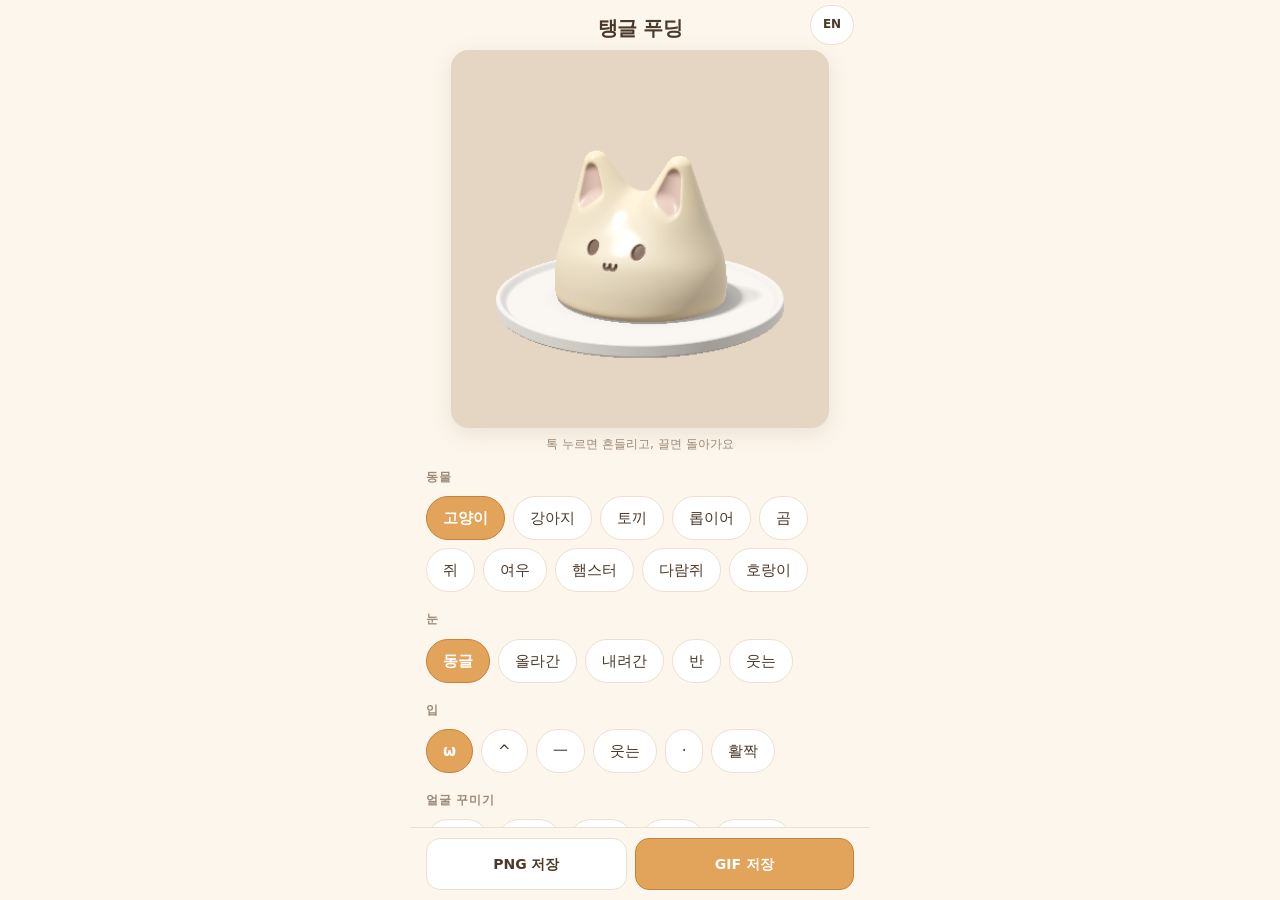
<file: index.html>
<!DOCTYPE html>
<html lang="ko">
<head>
<meta charset="utf-8" />
<meta name="viewport" content="width=device-width, initial-scale=1, viewport-fit=cover, maximum-scale=1" />
<meta name="theme-color" content="#fdf6ec" />
<title data-i18n="title">탱글 푸딩 만들기</title>
<script>
/* HTML을 그리기 전에 최신 CSS를 파서에 삽입해, 스타일 없는 글씨가
   먼저 나타나는 깜빡임을 막는다. JS 파일의 캐시 갱신 방식은 유지한다. */
var assetVersion = Date.now();
document.write('<link rel="stylesheet" href="styles.css?v=' + assetVersion + '">');
</script>
</head>
<body>

<!-- 휴대폰에서 쓰는 화면이라 앱처럼 짠다.
     미리보기는 늘 제자리에 고정, 가운데 선택지만 스크롤,
     많이 누르는 버튼(랜덤·저장)은 엄지가 닿는 아래에. -->

<header class="hd">
  <h1 data-i18n="heading">탱글 푸딩</h1>
  <button type="button" id="languageToggle" class="lang-btn" data-i18n="language.button" data-i18n-aria="language.next" aria-label="영어로 전환">EN</button>
</header>

<section class="stage">
  <div class="frame">
    <canvas id="view" width="640" height="640" data-i18n-aria="canvas.label" aria-label="푸딩 미리보기"></canvas>
    <div class="busy" id="busy" hidden>
      <div class="busy-box">
        <p id="busyText" data-i18n="progress.gifPreparing">GIF 만드는 중…</p>
        <div class="bar"><i id="busyBar"></i></div>
      </div>
    </div>
  </div>
  <p class="tip" data-i18n="tip">톡 누르면 흔들리고, 끌면 돌아가요</p>
</section>

<main class="panel" id="panel">
  <h2 data-i18n="section.animals">동물</h2>
  <div class="chips" id="animals"></div>

  <h2 data-i18n="section.eyes">눈</h2>
  <div class="chips" id="eyes"></div>

  <h2 data-i18n="section.mouths">입</h2>
  <div class="chips" id="mouths"></div>

  <h2 data-i18n="section.faceDecor">얼굴 꾸미기</h2>
  <div class="chips" id="faceDecor"></div>
  <div class="positions" id="markPositions"></div>

  <h2 data-i18n="section.toppings">꾸미기</h2>
  <div class="chips" id="toppings"></div>

  <h2 data-i18n="section.plates">접시</h2>
  <div class="chips" id="plates"></div>

  <h2 data-i18n="section.bgPatterns">배경 패턴</h2>
  <div class="chips" id="bgPatterns"></div>

  <h2 data-i18n="section.colors">색</h2>
  <div class="colors" id="colors"></div>

  <h2 data-i18n="section.gifModes">저장할 움직임</h2>
  <div class="chips" id="gifModes">
    <button type="button" class="chip" data-i18n="motion.rotate" data-motion="rotate" aria-pressed="true">천천히 한 바퀴</button>
    <button type="button" class="chip" data-i18n="motion.bounce" data-motion="bounce" aria-pressed="false">제자리 뾰잉</button>
  </div>
  <p class="foot" id="notice" role="status" aria-live="polite"></p>
</main>

<footer class="acts">
  <button type="button" class="btn" data-i18n="action.savePng" id="savePng">PNG 저장</button>
  <button type="button" class="btn go" data-i18n="action.saveGif" id="save">GIF 저장</button>
</footer>

<script>
/* 같은 URL의 오래된 JS가 남지 않도록 파일별 버전 URL로 불러온다.
   async=false는 동적 스크립트의 실행 순서를 기존 HTML과 동일하게 유지한다. */
['js/color.js', 'js/gif.js', 'js/sdf/shader.js',
 'js/sdf/scene.js', 'js/i18n.js', 'js/app.js'].forEach(function (path) {
  var script = document.createElement('script');
  script.async = false;
  script.src = path + '?v=' + assetVersion;
  document.body.appendChild(script);
});
</script>
</body>
</html>
</file>
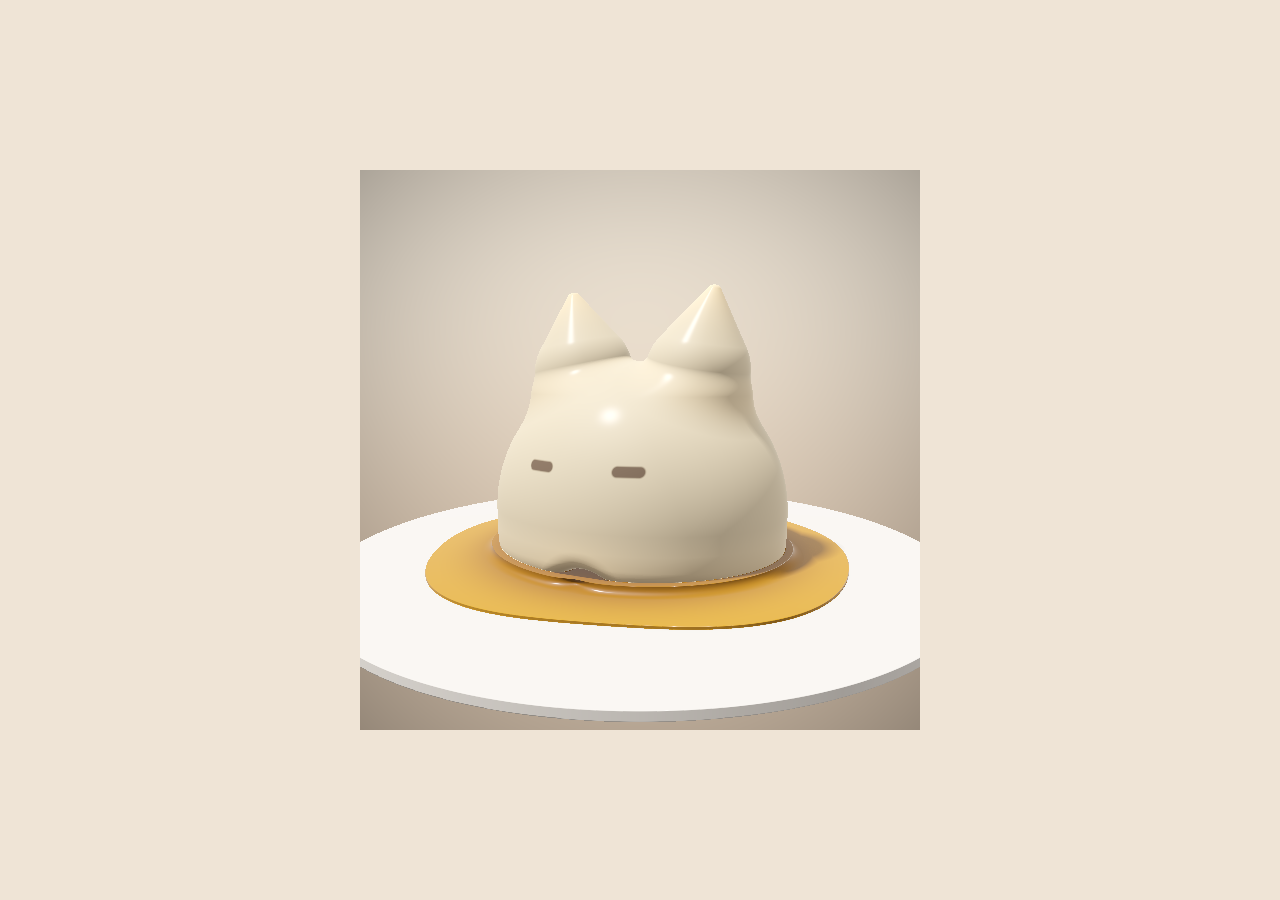
<file: proto/sdf.html>
<!DOCTYPE html>
<html lang="ko">
<head>
<meta charset="utf-8" />
<meta name="viewport" content="width=device-width, initial-scale=1" />
<title>탱글 푸딩 3D 개념 확인</title>
<style>
  html,body{margin:0;height:100%;background:#efe4d6;display:flex;align-items:center;justify-content:center;}
  canvas{width:560px;height:560px;max-width:100vw;max-height:100vh;display:block;touch-action:none;}
</style>
</head>
<body>
<canvas id="c" width="560" height="560"></canvas>
<script id="vs" type="x-shader">#version 300 es
in vec2 aPos;
void main(){ gl_Position = vec4(aPos, 0.0, 1.0); }
</script>
<script id="fs" type="x-shader">#version 300 es
precision highp float;
out vec4 fragColor;
uniform vec2 uRes;
uniform float uTime;
uniform float uMode;      // 1 정면 실루엣, 2 측면 실루엣 (형태 검증용)
uniform vec4  uEarA;      // x: 좌우 위치, y: 붙는 높이, z: 밑동 굵기, w: 끝 굵기
uniform vec3  uEarB;      // x: 길이, y: 기울기(음수일수록 바깥/아래로), z: 블렌딩 세기
uniform vec3  uColor;     // 푸딩 색
uniform float uFace;      // 0 기본형(눈), 1 앙증형(+입), 2 볼터치형, 3 꾸미기형
uniform float uEarZ;      // 귀의 앞뒤 위치
uniform float uEarFlat;
uniform float uEarTiltZ;   // 귀가 앞뒤로 기운 각 (레퍼런스의 ea)
uniform vec2  uBody;       // 몸통 (전단, 앞뒤 눌림)   // 1보다 작으면 납작한 귀판 (늘어진 귀)

const float PI = 3.14159265;

/* ---------- SDF 기본 도형 ---------- */
float smin(float a, float b, float k){
  float h = clamp(0.5 + 0.5*(b-a)/k, 0.0, 1.0);
  return mix(b, a, h) - k*h*(1.0-h);
}
// iq: 아래 반지름 r1, 위 반지름 r2, 높이 h 인 둥근 원뿔
float sdRoundCone(vec3 p, float r1, float r2, float h){
  vec2 q = vec2(length(p.xz), p.y);
  float b = (r1-r2)/h;
  float a = sqrt(max(0.0, 1.0-b*b));
  float k = dot(q, vec2(-b, a));
  if(k < 0.0) return length(q) - r1;
  if(k > a*h) return length(q - vec2(0.0, h)) - r2;
  return dot(q, vec2(a, b)) - r1;
}
float sdRoundBox(vec3 p, vec3 b, float r){
  vec3 q = abs(p) - b;
  return length(max(q, 0.0)) + min(max(q.x, max(q.y, q.z)), 0.0) - r;
}
float sdSeg2(vec2 p, vec2 a, vec2 b){
  vec2 pa = p - a, ba = b - a;
  float h = clamp(dot(pa, ba)/dot(ba, ba), 0.0, 1.0);
  return length(pa - ba*h);
}
float smax(float a, float b, float k){
  float h = clamp(0.5 - 0.5*(b - a)/k, 0.0, 1.0);
  return mix(b, a, h) + k*h*(1.0 - h);
}
float sdEllipsoid(vec3 p, vec3 r){
  float k0 = length(p/r);
  float k1 = length(p/(r*r));
  return k0*(k0 - 1.0)/k1;
}
float sdDisc(vec3 p, float r, float h){
  vec2 d = vec2(length(p.xz) - r, abs(p.y) - h);
  return min(max(d.x, d.y), 0.0) + length(max(d, 0.0));
}
mat2 rot(float a){ float c = cos(a), s = sin(a); return mat2(c, -s, s, c); }

/* ---------- 푸딩 ----------
   귀 레퍼런스 시트 FRONT 칸의 실루엣을 직접 재서 맞춘 형태다.
   바닥이 y=0, 몸통 밑동 반폭 0.66 을 단위로 삼는다.

   레퍼런스에서 잰 몸통 옆선 (높이 → 바깥 반폭)
     0.05 0.657 / 0.20 0.661 / 0.31 0.643 / 0.41 0.617
     0.51 0.573 / 0.62 0.508 / 0.72 0.407 / 0.82 0.224 / 0.86 0
   이 점들은 "중심 (0, 0.198), 반지름 0.662 인 원"에 거의 그대로 얹힌다.
   즉 낮고 넓은 푸딩 틀 모양 — 바닥은 넓고 거의 수직, 위로 갈수록
   둥글게 좁아지다가 0.86 에서 정수리로 닫힌다.
   모서리 반지름이 가로 반폭과 같은 둥근 상자가 정확히 그 곡선이다.

   측면 칸에서 잰 앞뒤 깊이는 좌우 폭의 0.90 배다. 높이별로 재 봐도
   깊이/폭 이 0.85~0.93 으로 거의 일정하다. 즉 같은 옆선을 z 로만 눌러
   놓은 모양이다. (W : D = 1.32 : 1.19)

   모든 동물이 이 몸통을 그대로 쓰고 귀만 바뀐다. */
const float BODY_R  = 0.662;     // 옆선 원의 반지름
const float BODY_CY = 0.160;     // 둥근 상자 중심 높이 (정수리 = CY + 0.70)

float sdPudding(vec3 p){
  // 탱글 흔들림: 위로 갈수록 크게 기운다
  float w = 0.030*sin(uTime*2.2);
  vec3 q = p;
  q.x -= w * q.y * q.y * 2.0;
  q.z -= w * 0.35 * q.y * q.y;

  // 1) 몸통 — 낮은 푸딩 틀. 등이 뒤로 조금 낮아지도록 z 로 살짝 전단.
  vec3 qs = q;
  qs.y -= uBody.x * qs.z;          // 등이 뒤로 낮아지는 전단
  qs.z /= uBody.y;                 // 앞뒤로 눌림
  float d = sdRoundBox(qs - vec3(0.0, BODY_CY, 0.0),
                       vec3(BODY_R, 0.700, BODY_R) - BODY_R, BODY_R) * uBody.y;

  vec3 e = q; e.x = abs(e.x);

  // 2) 귀 — 몸통에 깊이 묻힌 둥근 원뿔 하나. 몸통과 smooth union 한다.
  vec3 ep = e - vec3(uEarA.x, uEarA.y, uEarZ);
  ep.zy = rot(uEarTiltZ) * ep.zy;         // 앞뒤로 기울이기 (ea)
  ep.xy = rot(uEarB.y) * ep.xy;           // 좌우로 벌리기
  ep.z /= uEarFlat;                       // 늘어진 귀·쥐 귀는 앞뒤로 납작하게
  float ear = sdRoundCone(ep, uEarA.z, uEarA.w, uEarB.x) * uEarFlat;

  // 3) 뭉개는 정도를 높이에 따라 바꾼다.
  //    밑동 쪽은 크게 뭉개 귀와 머리 사이에 목·경계가 안 보이게 하고,
  //    정수리 위로는 거의 뭉개지 않아 두 귀 사이 골이 레퍼런스처럼 살아난다.
  float kk = mix(0.012, uEarB.z, 1.0 - smoothstep(0.72, 0.92, q.y));
  d = smin(d, ear, kk);

  // 4) 바닥: 완전히 평평하지 않고 살짝 오목하게 판다
  float dish = sdEllipsoid(q - vec3(0.0, -0.075, 0.02), vec3(0.55, 0.115, 0.64));
  d = smax(d, -dish, 0.10);

  // 바닥 가운데를 앞뒤로 얕게 갈라 두 갈래로 만든다
  float groove = sdEllipsoid(q - vec3(0.0, -0.11, 0.33), vec3(0.125, 0.185, 0.50));
  d = smax(d, -groove, 0.10);

  // 접시에 닿는 면
  d = max(d, -q.y + 0.004);
  return d;
}

/* ---------- 장면 ----------
   x: 거리, y: 재질 (0 푸딩, 1 접시, 2 카라멜) */
vec2 map(vec3 p){
  vec2 res = vec2(sdPudding(p), 0.0);
  if(uMode > 0.5 && uMode < 2.5) return res;   // 실루엣 검증: 푸딩만

  // 부어놓은 듯 가장자리가 고르지 않은 웅덩이
  float ang = atan(p.z, p.x);
  float wob = 0.030*sin(ang*3.0 + 0.7) + 0.018*sin(ang*5.0 - 1.9);
  float pool = sdDisc(p - vec3(0.0, 0.007, 0.0), 0.92 + wob, 0.008);
  // 액체가 푸딩 밑동을 타고 살짝 오른 부분
  float meniscus = max(sdPudding(p) - 0.030, p.y - 0.048);
  float caramel = smin(pool, meniscus, 0.045);
  if(caramel < res.x) res = vec2(caramel, 2.0);

  float plate = min(
    sdDisc(p - vec3(0.0, -0.010, 0.0), 1.34, 0.014),
    sdDisc(p - vec3(0.0, -0.036, 0.0), 1.20, 0.018));
  if(plate < res.x) res = vec2(plate, 1.0);

  return res;
}

vec3 calcNormal(vec3 p){
  vec2 e = vec2(1.0, -1.0) * 0.0012;
  return normalize(
    e.xyy*map(p + e.xyy).x + e.yyx*map(p + e.yyx).x +
    e.yxy*map(p + e.yxy).x + e.xxx*map(p + e.xxx).x);
}

vec2 rayMarch(vec3 ro, vec3 rd){
  float t = 0.0; float m = -1.0;
  for(int i = 0; i < 160; i++){
    vec3 p = ro + rd*t;
    vec2 h = map(p);
    if(abs(h.x) < 0.0006*t + 0.0004){ m = h.y; break; }
    t += h.x * 0.78;          // 흔들림으로 좌표를 비틀었으므로 보수적으로
    if(t > 12.0) break;
  }
  if(t > 12.0) m = -1.0;
  return vec2(t, m);
}

float softShadow(vec3 ro, vec3 rd, float k){
  float res = 1.0, t = 0.03;
  for(int i = 0; i < 48; i++){
    float h = map(ro + rd*t).x;
    res = min(res, k*h/t);
    t += clamp(h, 0.012, 0.15);
    if(res < 0.02 || t > 3.0) break;
  }
  return clamp(res, 0.0, 1.0);
}

float calcAO(vec3 p, vec3 n){
  float occ = 0.0, sca = 1.0;
  for(int i = 0; i < 5; i++){
    float h = 0.012 + 0.11*float(i)/4.0;
    occ += (h - map(p + n*h).x) * sca;
    sca *= 0.82;
  }
  return clamp(1.0 - 1.6*occ, 0.0, 1.0);
}

/* 얇은 곳일수록 빛이 통과해 보이는 느낌 (가짜 SSS) */
float translucency(vec3 p, vec3 n){
  float t = 0.0;
  for(int i = 1; i <= 5; i++){
    float h = 0.055*float(i);
    t += max(0.0, h + sdPudding(p - n*h)) / h;
  }
  return clamp(t/5.0, 0.0, 1.0);
}

/* 2D용 smooth-min (얼굴 자국을 하나로 잇는다) */
float smin2(float a, float b, float k){
  float h = clamp(0.5 + 0.5*(b-a)/k, 0.0, 1.0);
  return mix(b, a, h) - k*h*(1.0-h);
}

/* 얼굴. 앞을 보는 면에만, 정면에서 본 x/y 위치로 찍으므로
   표면이 어디에 있든 위치가 어긋나지 않는다. (도면의 Variations)
     0 기본형   눈 라인
     1 앙증형   + 입
     2 볼터치형 + 볼터치
     3 꾸미기형 + 수염과 하트 */
float faceInk(vec3 p, vec3 n){
  float front = smoothstep(0.30, 0.66, n.z);
  if(front <= 0.0) return 0.0;
  vec2 a = vec2(abs(p.x), p.y);

  float eye = sdSeg2(a, vec2(0.145, 0.455), vec2(0.225, 0.455)) - 0.020;
  float d = eye;

  if(uFace > 0.5){           // 입: 코 점 하나 + ω 가 붙은 자국
    float nose = length(vec2(p.x, p.y) - vec2(0.0, 0.350)) - 0.016;
    float lip  = length(a - vec2(0.016, 0.332)) - 0.015;
    d = min(d, smin(nose, lip, 0.014));
  }
  if(uFace > 2.5){           // 수염
    float wa = sdSeg2(a, vec2(0.300, 0.472), vec2(0.385, 0.482)) - 0.010;
    float wb = sdSeg2(a, vec2(0.300, 0.437), vec2(0.387, 0.429)) - 0.010;
    d = min(d, min(wa, wb));
    // 오른쪽 볼의 하트
    vec2 h = vec2(p.x - 0.315, p.y - 0.560);
    float hd = abs(length(h) - 0.045) - 0.011;
    if(h.y < -0.01) hd = length(h) - 0.030;
    d = min(d, hd);
  }
  return smoothstep(0.005, -0.004, d) * front;
}

/* 볼터치 (색만 얹는다) */
float blushMask(vec3 p, vec3 n){
  if(uFace < 1.5 || uFace > 2.5) return 0.0;
  float front = smoothstep(0.25, 0.62, n.z);
  vec2 a = vec2(abs(p.x), p.y);
  return smoothstep(0.075, 0.020, length((a - vec2(0.320, 0.372)) * vec2(1.0, 1.5))) * front;
}

/* 위는 밝은 하늘, 아래는 따뜻한 바닥 반사 */
vec3 skyColor(vec3 d){
  float t = clamp(d.y*0.5 + 0.5, 0.0, 1.0);
  return mix(vec3(0.52, 0.44, 0.36), vec3(1.00, 0.98, 0.94), t);
}

vec3 background(vec2 uv){
  vec3 top = vec3(0.960, 0.918, 0.856);
  vec3 bot = vec3(0.836, 0.760, 0.676);
  vec3 col = mix(bot, top, smoothstep(-0.6, 0.8, uv.y));
  col *= 1.0 - 0.15*dot(uv, uv);        // 비네트
  return col;
}

void main(){
  vec2 uv = (gl_FragCoord.xy*2.0 - uRes) / uRes.y;

  // 카메라
  vec3 ro = vec3(1.05, 0.82, 2.45);
  vec3 ta = vec3(0.0, 0.46, 0.0);
  float zoom = 2.1;
  if(uMode > 2.5){                  // 레퍼런스 비교용: 거의 정면
    ro = vec3(0.10, 0.58, 3.30);
    ta = vec3(0.0, 0.50, 0.0);
    zoom = 3.05;
  } else if(uMode > 1.5){           // 형태 검증: 측면
    ro = vec3(5.0, 0.62, 0.0);
    ta = vec3(0.0, 0.62, 0.0);
  } else if(uMode > 0.5){           // 형태 검증: 정면
    ro = vec3(0.0, 0.62, 5.0);
    ta = vec3(0.0, 0.62, 0.0);
  }
  vec3 ww = normalize(ta - ro);
  vec3 uu = normalize(cross(ww, vec3(0.0, 1.0, 0.0)));
  vec3 vv = cross(uu, ww);
  vec3 rd = normalize(uv.x*uu + uv.y*vv + zoom*ww);
  // 실루엣 검증(1·2)은 반드시 직교 투영으로 본다.
  // 원근으로 보면 앞쪽(z+)이 확대돼 폭이 부풀어 레퍼런스와 비교할 수 없다.
  if(uMode > 0.5 && uMode < 2.5){
    ro = ro + uu*(uv.x*1.05) + vv*(uv.y*1.05);
    rd = ww;
  }

  vec3 col = background(uv);
  bool isBg = true;

  vec2 hit = rayMarch(ro, rd);
  if(uMode > 0.5 && uMode < 2.5){
    fragColor = vec4(vec3(hit.y >= 0.0 ? 0.1 : 1.0), 1.0);
    return;
  }
  if(hit.y >= 0.0){
    isBg = false;
    vec3 p = ro + rd*hit.x;
    vec3 n = calcNormal(p);

    vec3 lig  = normalize(vec3(-0.40, 1.18, 0.42));   // 키 라이트 (왼쪽 위 앞)
    vec3 lig2 = normalize(vec3(0.75, 0.30, -0.50));   // 뒤쪽 채움
    float dif = clamp(dot(n, lig), 0.0, 1.0);
    float sha = softShadow(p + n*0.012, lig, 12.0);
    float ao  = calcAO(p, n);
    float bac = clamp(dot(n, lig2), 0.0, 1.0);
    float fre = pow(clamp(1.0 + dot(n, rd), 0.0, 1.0), 5.0);
    vec3  ref = reflect(rd, n);
    vec3  env = skyColor(ref);                         // 가짜 환경 반사

    vec3 hal = normalize(lig - rd);
    float spe  = pow(clamp(dot(n, hal), 0.0, 1.0), 520.0);
    float spe2 = pow(clamp(dot(n, hal), 0.0, 1.0), 28.0);

    vec3 base; float gloss; float envAmt;

    if(hit.y < 0.5){
      // 푸딩: 부드러운 커스터드. 얇은 곳은 빛이 통과한다.
      // 지정한 색은 sRGB다. 선형으로 바꿔서 조명 계산에 넣어야
      // 마지막 감마 보정 뒤에 원래 의도한 색이 나온다.
      base = pow(uColor, vec3(2.2));
      float sss = translucency(p, n);
      // 얇은 곳이 비쳐 보이는 정도는 본체 색에 비례해야
      // 어두운 색(곰·쥐)이 하얗게 날아가지 않는다
      base += base * vec3(0.55, 0.34, 0.10) * sss * 0.95;
      base = mix(base, vec3(0.97, 0.62, 0.60), blushMask(p, n) * 0.55);
      float face = faceInk(p, n);
      base = mix(base, vec3(0.20, 0.14, 0.10), face);
      gloss = 1.0 - face*0.55;
      envAmt = 0.16;
    } else if(hit.y < 1.5){
      base = vec3(0.955, 0.945, 0.935);               // 흰 도자기
      gloss = 0.55; envAmt = 0.10;
    } else {
      // 카라멜. 푸딩에 가까울수록 깊어서 진하다.
      float deep = smoothstep(0.92, 0.50, length(p.xz));
      base = mix(vec3(0.70, 0.31, 0.02), vec3(0.30, 0.10, 0.006), deep);
      gloss = 2.2; envAmt = 0.55;
    }

    vec3 lin = vec3(0.0);
    lin += base * dif * sha * vec3(1.06, 1.00, 0.92) * 1.15;
    lin += base * bac * 0.20 * vec3(1.00, 0.95, 0.92);
    lin += base * ao  * skyColor(n) * 0.34;            // 하늘/바닥 앰비언트
    lin += base * fre * 0.14;

    col = lin;
    col = mix(col, env, fre * envAmt);                 // 젖은 표면 반사
    col += spe  * sha * 0.72 * gloss;
    col += spe2 * sha * 0.07 * gloss;
  }

  // 톤매핑 + 감마 (배경은 이미 완성된 색이라 건드리지 않는다)
  if(!isBg){
    col = col / (col + 1.0) * 1.62;   // 중간톤을 덜 들어올려 진한 색이 남게
    col = pow(clamp(col, 0.0, 1.0), vec3(0.4545));
  }
  fragColor = vec4(col, 1.0);
}
</script>
<script>
(function(){
  var canvas = document.getElementById('c');
  var gl = canvas.getContext('webgl2', { antialias: true, preserveDrawingBuffer: true });
  if(!gl){ document.body.textContent = 'WebGL2를 쓸 수 없습니다.'; return; }

  function compile(type, src){
    var s = gl.createShader(type);
    gl.shaderSource(s, src.trim());
    gl.compileShader(s);
    if(!gl.getShaderParameter(s, gl.COMPILE_STATUS)) throw new Error(gl.getShaderInfoLog(s));
    return s;
  }
  var prog = gl.createProgram();
  gl.attachShader(prog, compile(gl.VERTEX_SHADER, document.getElementById('vs').textContent));
  gl.attachShader(prog, compile(gl.FRAGMENT_SHADER, document.getElementById('fs').textContent));
  gl.linkProgram(prog);
  if(!gl.getProgramParameter(prog, gl.LINK_STATUS)) throw new Error(gl.getProgramInfoLog(prog));
  gl.useProgram(prog);

  var buf = gl.createBuffer();
  gl.bindBuffer(gl.ARRAY_BUFFER, buf);
  gl.bufferData(gl.ARRAY_BUFFER, new Float32Array([-1,-1, 3,-1, -1,3]), gl.STATIC_DRAW);
  var loc = gl.getAttribLocation(prog, 'aPos');
  gl.enableVertexAttribArray(loc);
  gl.vertexAttribPointer(loc, 2, gl.FLOAT, false, 0, 0);

  var uRes = gl.getUniformLocation(prog, 'uRes');
  var uTime = gl.getUniformLocation(prog, 'uTime');
  var uMode = gl.getUniformLocation(prog, 'uMode');
  var uEarA = gl.getUniformLocation(prog, 'uEarA');
  var uEarB = gl.getUniformLocation(prog, 'uEarB');
  var uColor = gl.getUniformLocation(prog, 'uColor');
  var uFace = gl.getUniformLocation(prog, 'uFace');
  var uEarZ = gl.getUniformLocation(prog, 'uEarZ');
  var uEarFlat = gl.getUniformLocation(prog, 'uEarFlat');
  var uEarTiltZ = gl.getUniformLocation(prog, 'uEarTiltZ');
  var uBody = gl.getUniformLocation(prog, 'uBody');

  /* 동물 = 귀 모양.
     레퍼런스의 치수표는 이미지와 맞지 않아 쓰지 않는다.
     귀 레퍼런스 시트 FRONT 칸을 4배로 확대해 눈으로 보고 옮긴 값이다.
     좌표는 몸통과 같은 단위. 바닥이 y=0, 몸통 밑동 반폭이 0.66,
     몸통 꼭대기가 y=0.82.

       bx, by   귀 밑동(원뿔 바닥면) 중심. 몸통 안에 묻히도록 잡는다
       tx, ty   귀 끝(둥근 마감의 구 중심)
       r1, r2   밑동 / 끝 굵기
       z        앞뒤 위치
       flat     앞뒤로 납작한 정도 (1 = 안 납작함). 늘어진 귀·쥐 귀가 판때기다
       k        몸통과 뭉개서 잇는 정도
     길이와 기울기는 밑동→끝 벡터에서 계산한다. */
  var EAR_SPEC = {
    /* 귀 하나 = 몸통에 깊이 묻힌 둥근 원뿔 하나.
         bx, by  밑동(원뿔 바닥 구) 중심. 몸통 표면보다 충분히 안쪽에 둔다
         tx, ty  귀 끝(마감 구) 중심
         r1, r2  밑동 / 끝 굵기
         z       앞뒤 위치 (레퍼런스의 es)
         ea      앞뒤로 기운 각 (레퍼런스의 ea)
         flat    앞뒤로 눌린 정도 (1 = 안 눌림)
         k       몸통과 뭉개는 정도
       값은 레퍼런스 FRONT·SIDE 칸 실루엣에 맞춰 최적화해 얻은 것이다. */

    // 고양이: 머리 옆선이 그대로 올라가 넓은 삼각 밑동 → 둥근 삼각 끝.
    cat:      { bx: 0.270, by: 0.814, tx: 0.324, ty: 1.134, r1: 0.219, r2: 0.030, k: 0.170, z: 0.06, ea: -0.047 },
    // 여우: 고양이보다 길고 끝이 더 뾰족하다.
    fox:      { bx: 0.270, by: 0.800, tx: 0.340, ty: 1.300, r1: 0.220, r2: 0.025, k: 0.160, z: 0.06, ea: -0.040 },
    // 다람쥐: 고양이보다 짧고 끝이 더 둥글다.
    squirrel: { bx: 0.270, by: 0.800, tx: 0.320, ty: 1.120, r1: 0.230, r2: 0.070, k: 0.170, z: 0.06, ea: -0.040 },

    // 토끼: 밑동이 넓고 위로 갈수록 좁아지는 길쭉한 귀. 끝은 완전히 둥글다.
    // 아래 1/3 쯤은 머리 안에 묻혀 있다.
    rabbit:   { bx: 0.235, by: 0.560, tx: 0.245, ty: 1.430, r1: 0.205, r2: 0.140, k: 0.130, z: 0.02, ea: -0.030, flat: 0.88 },

    // 곰: 작고 둥근 반구. 절반 가까이가 머리에 묻혀 정면에서는 반원만 보인다.
    bear:     { bx: 0.330, by: 0.880, tx: 0.330, ty: 0.900, r1: 0.210, r2: 0.210, k: 0.090, z: 0.02, ea: 0.0 },
    // 쥐: 곰보다 크고 앞뒤로 얇은 원반. 역시 아래쪽이 머리에 깊이 묻힌다.
    mouse:    { bx: 0.370, by: 0.900, tx: 0.370, ty: 0.920, r1: 0.250, r2: 0.250, k: 0.090, z: 0.02, ea: 0.0, flat: 0.45 },

    // 강아지·롭이어: 머리 옆에 붙어 아래로 늘어진 납작한 판.
    // 밑동보다 끝이 굵어 아래가 통통하다.
    dog:      { bx: 0.420, by: 0.700, tx: 0.600, ty: 0.200, r1: 0.130, r2: 0.170, k: 0.070, z: 0.10, ea: 0.0, flat: 0.45 },
    lop:      { bx: 0.380, by: 0.660, tx: 0.600, ty: 0.120, r1: 0.150, r2: 0.190, k: 0.070, z: 0.10, ea: 0.0, flat: 0.45 }
  };

  /* 레퍼런스 Color Variations */
  var ANIMAL_COLOR = {
    cat:      [0.965, 0.905, 0.780],
    dog:      [0.925, 0.835, 0.690],
    rabbit:   [0.975, 0.930, 0.905],
    lop:      [0.960, 0.885, 0.870],
    bear:     [0.800, 0.620, 0.440],
    mouse:    [0.780, 0.775, 0.775],
    fox:      [0.930, 0.720, 0.360],
    squirrel: [0.775, 0.565, 0.385]
  };

  /* 잰 값 → 셰이더가 쓰는 원뿔 파라미터.
     원뿔은 밑동에서 끝까지의 방향으로 세우므로 길이 = 두 점 사이 거리,
     기울기 = 세로축에서 벌어진 각이다. */
  function earParams(name){
    var S = EAR_SPEC[name] || EAR_SPEC.cat;
    var ez = S.z !== undefined ? S.z : 0.06;
    var dx = S.tx - S.bx, dy = S.ty - S.by;
    var eh = Math.max(0.0, Math.sqrt(dx*dx + dy*dy));
    var tilt = -Math.atan2(dx, dy);
    return { a: [S.bx, S.by, S.r1, S.r2], b: [eh, tilt, S.k], z: ez,
             flat: S.flat || 1.0, tiltZ: S.ea || 0.0 };
  }

  window.PUDDING3D = {
    paused: false, mode: 0, face: 0,
    animal: 'cat', color: [0.995, 0.912, 0.700],
    useAnimalColor: true, animalColors: ANIMAL_COLOR,
    animals: EAR_SPEC, earParams: earParams,
    body: { shear: 0.048, zs: 0.906 },
    wobblePeriod: 2.0*Math.PI/2.2,
    draw: function(t){
    var A = earParams(window.PUDDING3D.animal);
    var C = window.PUDDING3D.useAnimalColor
      ? (ANIMAL_COLOR[window.PUDDING3D.animal] || window.PUDDING3D.color)
      : window.PUDDING3D.color;
    gl.uniform2f(uRes, canvas.width, canvas.height);
    gl.uniform1f(uTime, t);
    gl.uniform1f(uMode, window.PUDDING3D.mode);
    gl.uniform4f(uEarA, A.a[0], A.a[1], A.a[2], A.a[3]);
    gl.uniform3f(uEarB, A.b[0], A.b[1], A.b[2]);
    gl.uniform1f(uEarZ, A.z);
    gl.uniform1f(uEarFlat, A.flat);
    gl.uniform1f(uEarTiltZ, A.tiltZ);
    gl.uniform2f(uBody, window.PUDDING3D.body.shear, window.PUDDING3D.body.zs);
    gl.uniform3f(uColor, C[0], C[1], C[2]);
    gl.uniform1f(uFace, window.PUDDING3D.face);
    gl.drawArrays(gl.TRIANGLES, 0, 3);
    gl.finish();
  }};

  var start = performance.now();
  function frame(){
    if(!window.PUDDING3D.paused){
      window.PUDDING3D.draw((performance.now() - start)/1000);
    }
    requestAnimationFrame(frame);
  }
  frame();
})();
</script>
</body>
</html>
</file>
<file: styles.css>
/* 휴대폰에서 쓰는 화면이 기준이다.

   예전엔 그냥 위에서 아래로 흐르는 문서였는데, 폰에서는 선택지를 고르려고
   스크롤을 내리는 순간 푸딩이 화면 밖으로 나가 버렸다 — 바꾼 결과를 볼 수가
   없으니 고르는 재미가 없다. 그래서 페이지 전체 스크롤을 없애고
   세로로 세 칸(미리보기 · 선택지 · 버튼)으로 나눴다.
   가운데 칸만 스크롤되므로 푸딩은 늘 보이고, 자주 누르는 버튼은 엄지가
   닿는 맨 아래에 고정된다.

   손가락으로 누를 것들은 전부 최소 44px 로 잡았다 (애플·구글 권장치). */

:root {
  --bg: #fdf6ec;
  --card: #ffffff;
  --line: #ece0d0;
  --ink: #4a3a2c;
  --dim: #9c8a78;
  --accent: #e2a35a;
  --accent-dark: #c4823a;
  --radius: 18px;
  --gutter: 16px;
}

* { box-sizing: border-box; }

html { height: 100%; }

body {
  margin: 0;
  height: 100dvh;                 /* 주소창이 접혔다 펴져도 흔들리지 않는다 */
  min-height: 100%;
  display: flex;
  flex-direction: column;
  overflow: hidden;               /* 페이지 자체는 스크롤하지 않는다 */
  overscroll-behavior: none;      /* 끝에서 당겨도 새로고침되지 않게 */
  background: var(--bg);
  color: var(--ink);
  font: 15px/1.6 -apple-system, BlinkMacSystemFont, "Apple SD Gothic Neo",
        "Pretendard", "Noto Sans KR", system-ui, sans-serif;
  -webkit-text-size-adjust: 100%;
  -webkit-tap-highlight-color: transparent;
}

/* 세 칸 모두 같은 폭으로 가운데 정렬 (넓은 화면에서도 한 줄 폭 유지) */
.hd, .stage, .panel, .acts {
  width: 100%;
  max-width: 460px;
  margin-inline: auto;
}

/* ---------- 1) 머리말 ---------- */

.hd {
  flex: none;
  padding: 12px var(--gutter) 6px;
  text-align: center;
}
.hd h1 {
  margin: 0;
  font-size: 20px;
  letter-spacing: -0.02em;
}
/* Only the language switch is new; keep the title centered. */
.hd { position: relative; }
.lang-btn {
  position: absolute;
  right: var(--gutter);
  top: 50%;
  transform: translateY(-50%);
  min-width: 44px;
  min-height: 40px;
  padding: 0 7px;
  border: 1px solid var(--line);
  border-radius: 99px;
  background: var(--card);
  color: var(--ink);
  font: inherit;
  font-size: 12px;
  font-weight: 700;
  cursor: pointer;
}

/* ---------- 2) 미리보기 (고정) ---------- */

.stage {
  flex: none;
  padding: 0 var(--gutter);
}
/* 정사각형 틀. 가로폭·세로높이 어느 쪽이 좁든 잘리지 않게 둘 다 본다. */
.frame {
  position: relative;
  width: min(100%, 42dvh);
  margin: 0 auto;
  border-radius: var(--radius);
  overflow: hidden;
  background: #efe2d2;
  box-shadow: 0 6px 22px rgba(120, 92, 60, 0.13);
}
#view {
  display: block;
  width: 100%;
  aspect-ratio: 1 / 1;
  touch-action: none;       /* 끌어서 돌릴 때 화면이 같이 움직이지 않게 */
  cursor: grab;
}
#view:active { cursor: grabbing; }

.tip {
  margin: 7px 0 0;
  text-align: center;
  font-size: 12px;
  color: var(--dim);
}

.busy {
  position: absolute;
  inset: 0;
  display: grid;
  place-items: center;
  background: rgba(253, 246, 236, 0.72);
  backdrop-filter: blur(2px);
}
.busy[hidden] { display: none; }
.busy-box { width: 70%; max-width: 260px; text-align: center; }
.busy-box p { margin: 0 0 10px; font-size: 13px; }
.bar {
  height: 7px;
  border-radius: 99px;
  background: #e6d6c2;
  overflow: hidden;
}
.bar i {
  display: block;
  height: 100%;
  width: 0;
  border-radius: 99px;
  background: var(--accent);
  transition: width 0.12s linear;
}

/* ---------- 3) 선택지 (여기만 스크롤) ---------- */

.panel {
  flex: 1 1 auto;
  min-height: 0;                    /* 이게 없으면 flex 항목이 안 줄어든다 */
  overflow-y: auto;
  -webkit-overflow-scrolling: touch;
  overscroll-behavior: contain;
  padding: 14px var(--gutter) 6px;
}
.panel h2 {
  margin: 18px 0 9px;
  font-size: 12px;
  font-weight: 700;
  letter-spacing: 0.06em;
  color: var(--dim);
}
.panel h2:first-child { margin-top: 0; }

.chips {
  display: flex;
  flex-wrap: wrap;
  gap: 8px;
}
.chip {
  min-height: 44px;                 /* 손가락으로 누를 최소 크기 */
  padding: 0 16px;
  display: inline-flex;
  align-items: center;
  border-radius: 99px;
  border: 1px solid var(--line);
  background: var(--card);
  color: var(--ink);
  font: inherit;
  font-size: 15px;
  cursor: pointer;
  user-select: none;
}
.chip[aria-pressed="true"] {
  border-color: var(--accent-dark);
  background: var(--accent);
  color: #fff;
  font-weight: 600;
}

/* ---------- 색 ---------- */

/* 이름표를 색동그라미 옆이 아니라 위에 둔다. 옆에 두면 폰 가로폭에서
   (38 이름표 + 8개 × 40 + 직접고르기 44 = 466px) 끝의 두어 개와
   '직접 고르기' 버튼이 화면 밖으로 잘려 아예 누를 수가 없었다. */
.colors { display: grid; gap: 14px; }
.row .name {
  display: block;
  margin: 0 0 4px 3px;
  font-size: 12px;
  color: var(--dim);
}
.sws {
  display: flex;
  flex-wrap: wrap;                  /* 더 좁은 화면에서는 줄을 바꾼다 */
  align-items: center;
  gap: 2px;
}
/* 색동그라미도 누르는 것이라 세로 44px 을 확보한다
   (보이는 원은 30px, 나머지는 투명한 여백) */
.sw {
  width: 38px;
  height: 44px;
  flex: none;
  padding: 0;
  border: 0;
  background: none;
  cursor: pointer;
  display: grid;
  place-items: center;
}
.sw i {
  display: block;
  width: 30px;
  height: 30px;
  border-radius: 50%;
  border: 1px solid rgba(0, 0, 0, 0.12);
  background: var(--c);
}
.sw[aria-pressed="true"] i {
  box-shadow: 0 0 0 2px var(--bg), 0 0 0 4px var(--accent);
}
.pick {
  width: 44px;
  height: 44px;
  flex: none;
  margin-left: auto;
  padding: 2px;
  border: 1px solid var(--line);
  border-radius: 12px;
  background: var(--card);
  cursor: pointer;
}

.foot {
  margin: 20px 4px 0;
  font-size: 12px;
  color: var(--dim);
  text-align: center;
}

/* ---------- 4) 버튼 (아래 고정) ---------- */

.acts {
  flex: none;
  display: flex;
  gap: 10px;
  padding: 10px var(--gutter);
  padding-bottom: calc(10px + env(safe-area-inset-bottom));
  background: var(--bg);
  border-top: 1px solid var(--line);
}
.btn {
  flex: 1;
  min-height: 52px;
  border-radius: 14px;
  border: 1px solid var(--line);
  background: var(--card);
  color: var(--ink);
  font: inherit;
  font-size: 16px;
  font-weight: 600;
  cursor: pointer;
  user-select: none;
}
.btn:active { transform: translateY(1px); }
.btn.go {
  flex: 1.4;
  border-color: var(--accent-dark);
  background: var(--accent);
  color: #fff;
}
.btn[disabled] { opacity: 0.5; cursor: default; }

/* 세로가 짧은 화면에서는 미리보기를 줄여 선택지 칸을 넓힌다.
   640px 짜리 폰에서 42dvh 로 두면 고를 자리가 220px 밖에 안 남아
   칩 네 개가 겨우 보인다. */
@media (max-height: 720px) {
  .hd { padding: 6px var(--gutter) 2px; }
  .hd h1 { font-size: 18px; }
  .frame { width: min(100%, 36dvh); }
  .panel h2 { margin: 14px 0 7px; }
  .colors { gap: 11px; }
}

/* 가로로 든 폰 */
@media (max-height: 520px) {
  .frame { width: min(100%, 32dvh); }
  .tip { display: none; }
}

/* 켠 장식의 위치만 보여 패널을 짧게 유지한다. */
.positions { display:grid; gap:10px; }
.position {
  min-width:0; margin:12px 0 0; padding:8px 12px;
  border:1px solid var(--line); border-radius:12px; background:rgba(255,255,255,.5);
}
.position[hidden] { display:none; }
.position legend { padding:0 5px; font-size:12px; color:var(--dim); }
.position label { display:flex; align-items:center; gap:12px; min-height:44px; font-size:13px; }
.position label span { flex:0 0 30px; }
.position input[type="range"] { width:100%; min-width:0; margin:0; height:44px; accent-color:var(--accent-dark); }
.position-reset { min-height:44px; padding:0 5px; border:0; background:none; color:var(--ink); font:inherit; font-size:12px; text-decoration:underline; cursor:pointer; }
.acts { gap:8px; }
.acts .btn { min-width:0; padding-inline:6px; font-size:14px; }

.acts .btn.go { flex:1.1; }
</file>
